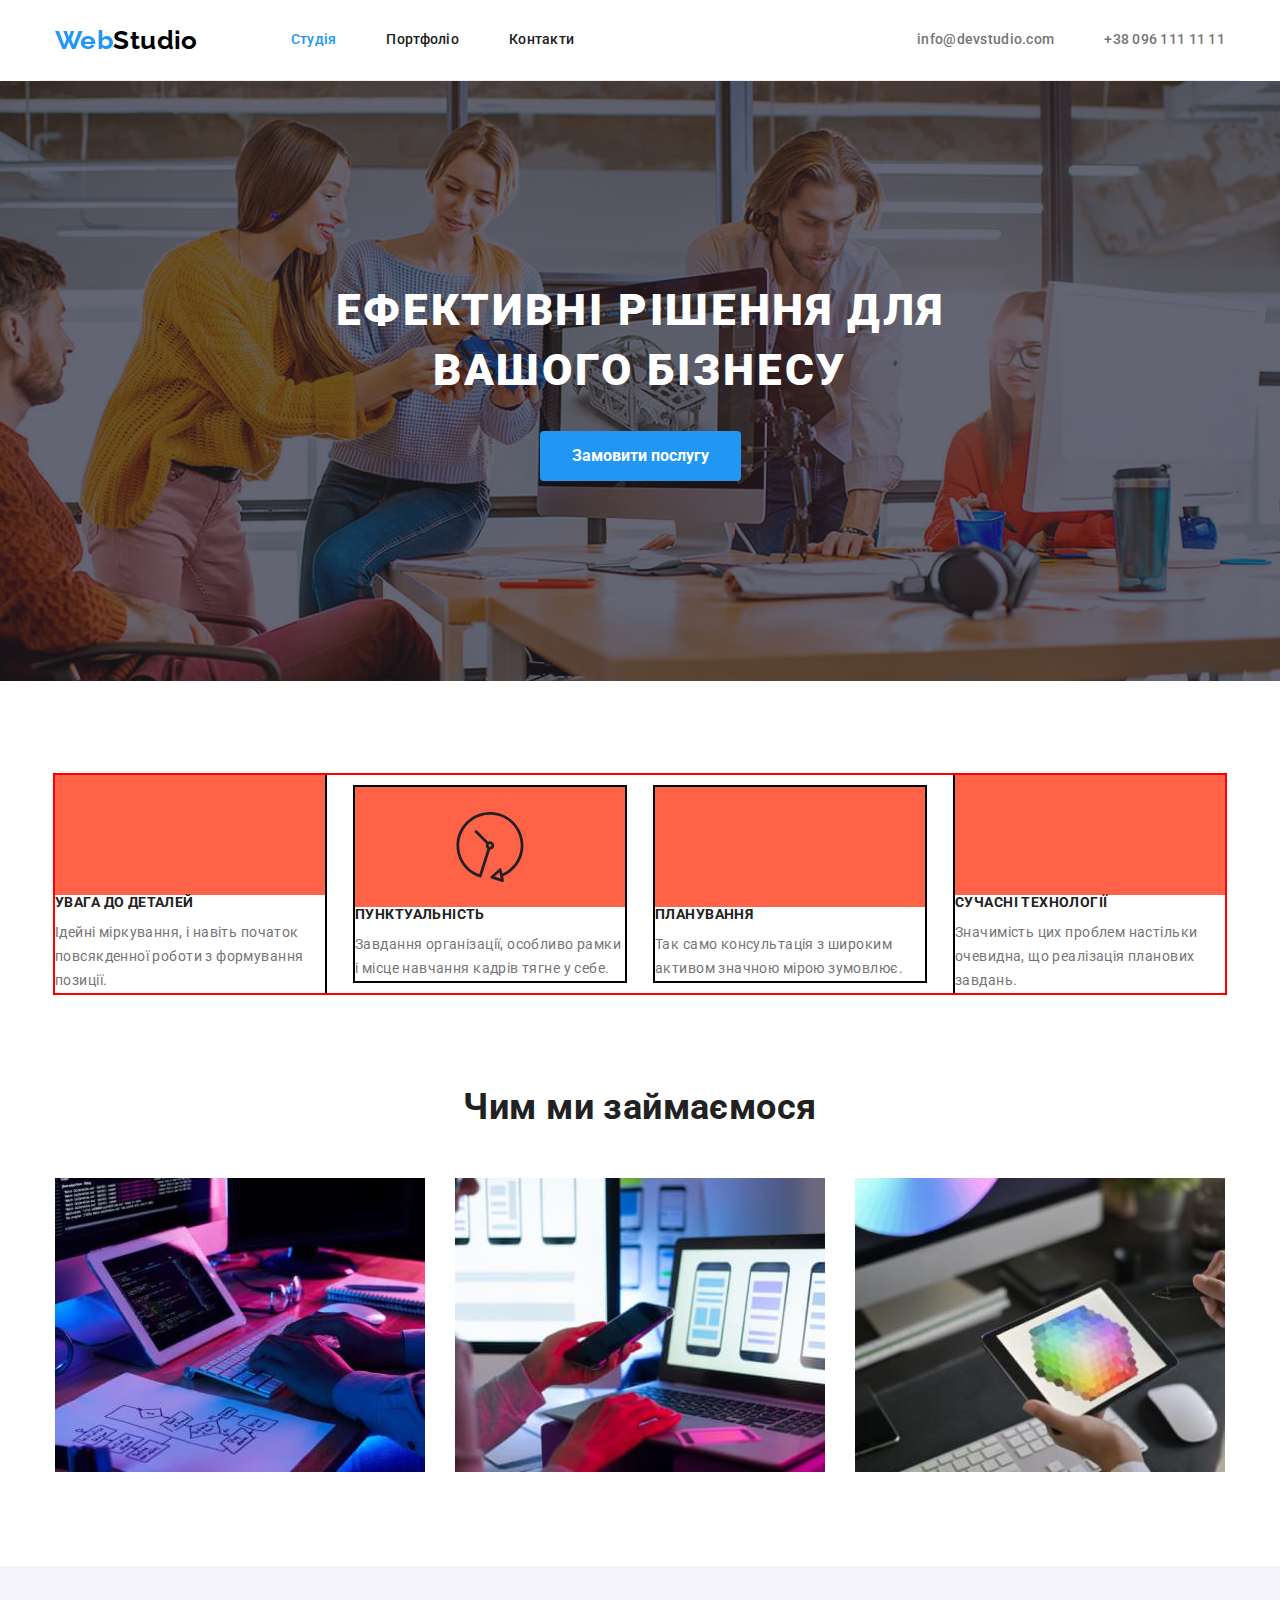
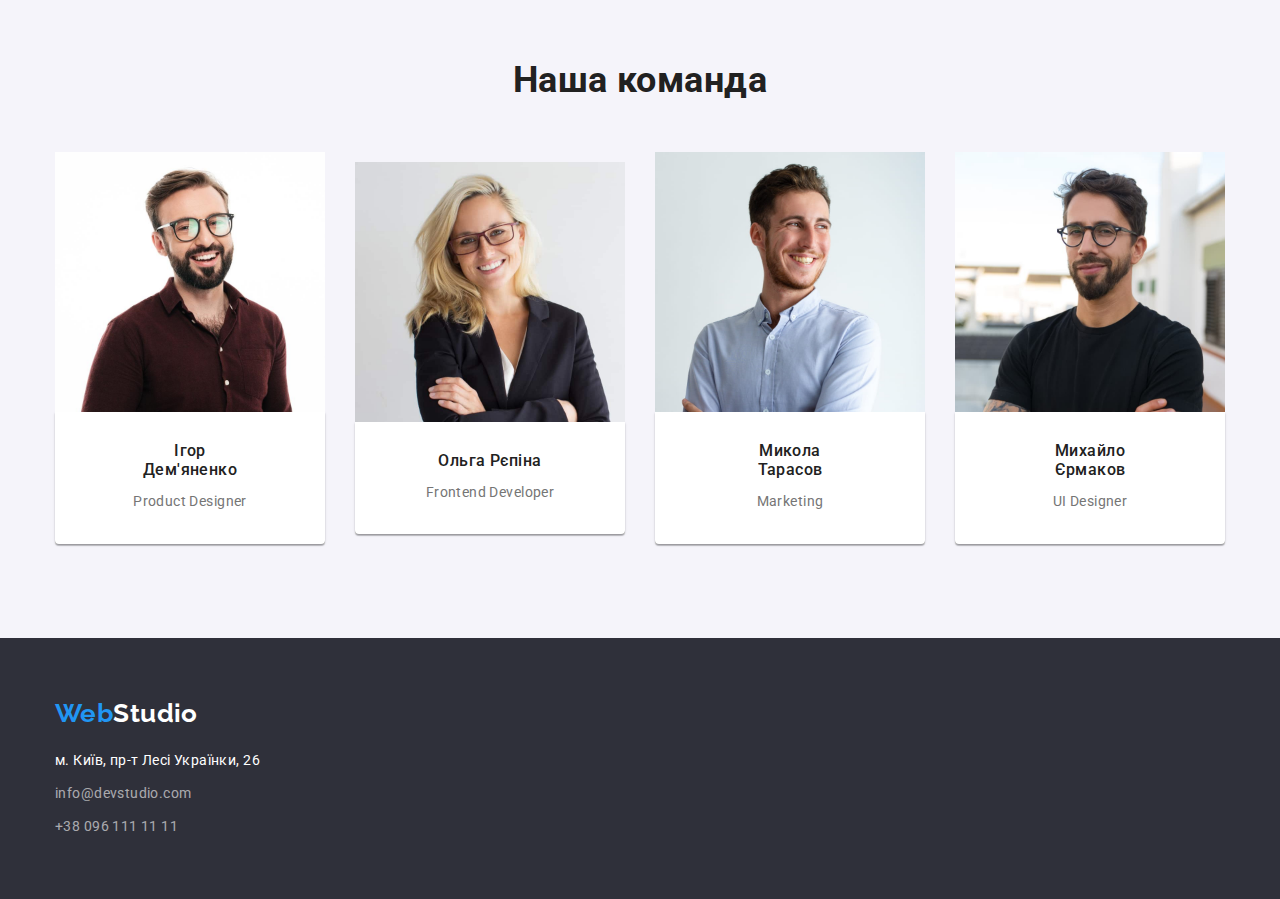
<file: index.html>
<!DOCTYPE html>
<html lang="uk">
  <head>
    <meta charset="UTF-8" />
    <meta http-equiv="X-UA-Compatible" content="IE=edge" />
    <meta name="viewport" content="width=device-width, initial-scale=1.0" />
    <title>WebStudio</title>
    <link rel="preconnect" href="https://fonts.googleapis.com" />
    <link rel="preconnect" href="https://fonts.gstatic.com" crossorigin />
    <link
      href="https://fonts.googleapis.com/css2?family=Raleway:wght@700&family=Roboto:wght@400;500;700;900&display=swap"
      rel="stylesheet"
    />
    <link
      rel="stylesheet"
      href="https://cdnjs.cloudflare.com/ajax/libs/modern-normalize/1.1.0/modern-normalize.min.css"
    />
    <link rel="stylesheet" href="./styles/styles.css" />
  </head>
  <body>
    <header class="header">
      <!-- навігація -->
      
      <div class="container nav-box">
<nav class="nav">
          <a class="logo logo-top" href="./index.html"
          
        >Web<span class="logo-header">Studio</span></a>
          
        <ul class="nav-list" >

            <li class="nav-list-item">
              <a href="./index.html" class="nav-link current">Студія</a>
            </li>
            <li class="nav-list-item">
              <a href="./portfolio.html" class="nav-link">Портфоліо</a>
            </li>
            <li class="nav-list-item">
              <a href="#" class="nav-link">Контакти</a>
            </li>
          </ul>
        </nav>
        <ul class="nav-contacts-list">
          <li class="nav-contacts-item">
            <a href="mailto:info@devstudio.com" class="nav-contacts">
              info@devstudio.com</a
            >
          </li>
          <li class="nav-contacts-item">
            <a href="tel:+380961111111" class="nav-contacts">
              +38 096 111 11 11</a
            >
          </li>
        </ul>
      </div>
     
    </header>
   
    <main>
      <!-- секція з кнопкою -->

      <section class="hero hero-background ">
        <div class="container">
          <div class="hero-box">
            <h1 class="hero-title">
              Ефективні рішення для вашого бізнесу</h1>
            <button class="hero-button" type="button">Замовити послугу</button>
          </div>
          </div>
        
      </section>

      <!-- Особливості -->
      <section class="our-benefits ">
        <div class="container ">
          <h2 class="visually-hidden">Особливості</h2>
          <ul class="benefits-list">
            <li class="benefits-item">
              <h3 class="benefits-title">Увага до деталей</h3>
              <p class="benefits-text">
                Ідейні міркування, і навіть початок повсякденної роботи з
                формування позиції.
              </p>
            </li>
            <li class="benefits-item icon-clock">
              <h3 class="benefits-title">Пунктуальність</h3>
              <p class="benefits-text">
                Завдання організації, особливо рамки і місце навчання кадрів
                тягне у себе.
              </p>
            </li>
            <li class="benefits-item">
              <h3 class="benefits-title">Планування</h3>
              <p class="benefits-text">
                Так само консультація з широким активом значною мірою зумовлює.
              </p>
            </li>
            <li class="benefits-item">
              <h3 class="benefits-title">Сучасні технології</h3>
              <p>
                Значимість цих проблем настільки очевидна, що реалізація
                планових завдань.
              </p>
            </li>
          </ul>
        </div>
      </section>
      <!-- Чим ми займаємося -->
      <section class="our-work ">
        <div class="container section  ">
          <h2 class="work-title">Чим ми займаємося</h2>
          <ul class="work-list">
            <li class="work-item">
              <img
                class="work-img"
                src="./images/laptop.jpg"
                alt=" ноутбук"
                width="370"
                height="294"
              />
            </li>
            <li class="work-item">
              <img
                class="work-img"
                src="./images/phone-laptop.jpg"
                alt="ноутбук і телефон"
                width="370"
                height="294"
              />
            </li>
            <li class="work-item">
              <img
                class="work-img"
                src="./images/tab.jpg"
                alt=" планшет"
                width="370"
                height="294"
              />
            </li>
          </ul>
        </div>
      </section>

      <!-- Наша команда -->
      <section class="our-team ">
        <div class="container ">
          <h2 class="our-team-title">Наша команда</h2>
          <ul class="team-list">
            <li class="team-item">
              <div class="team-box">
                <img class="person-img"
                src="./images/man-in-brown.jpg"
                alt=" чоловік з бородою в коричневій сорочці"
                width="270"
              />
              <div class="position-box">
                     <h3 class="team-title">Ігор Дем'яненко</h3>
                <p class="team-position" lang="en">Product Designer</p>
              </div>
              </div>
            </li>
            <li class="team-item">
              <div class="team-box">
                <img
                class="person-img"
                src="./images/lady.jpg"
                alt=" жінка блондинка в чорному піджаку"
                width="270"
              />
              <div class="position-box">
                <h3 class="team-title">Ольга Рєпіна</h3>
              <p class="team-position" lang="en">Frontend Developer</p>
              </div>
              </div>
              
            </li>
            <li class="team-item">
              <div class="team-box">
                <img
                class="person-img"
                src="./images/man-in-blue.jpg"
                alt=" чоловік в голубій сорочці"
                width="270"
              />
              <div class="position-box"> 
                <h3 class="team-title">Микола Тарасов</h3>
              <p class="team-position" lang="en">Marketing</p>
            </div>
              </div>
              
            </li>
            <li class="team-item">
              <div class="team-box">
                <img
                class="person-img"
                src="./images/man-in-black.jpg"
                alt=" чоловік в чорній футболці"
                width="270"
              />
              <div class="position-box">
                <h3 class="team-title">Михайло Єрмаков</h3>
              <p class="team-position" lang="en">UI Designer</p>
              </div>
              </div>
              
            </li>
          </ul>
        </div>
      </section>
    </main>

    <footer  class="footer">
      <div class="container ">
<a class="logo logo-footer" href="./index.html"
        >Web<span class="logo-foot">Studio</span></a
      >
      <address  class="footer-address">
        <ul class="link-list">
          <li class="link-item">
            <a class="address-link"
            
              href="https://goo.gl/maps/CPtrU1FHBa2aNyZL9"
              target="_blank"
              rel="noopener noreferrer nofollow"
              >м. Київ, пр-т Лесі Українки, 26</a
            >
          </li>
          <li class="link-item" >
            <a href="mailto:info@devstudio.com" class="footer-link">
              info@devstudio.com</a
            ><br />
          </li>
          <li class="link-item">
            <a href="tel:+380961111111" class="footer-link"
              >+38 096 111 11 11</a
            >
          </li>
        </ul>
      </address>
      </div>  
    </footer>
  </body>
</html>
</file>
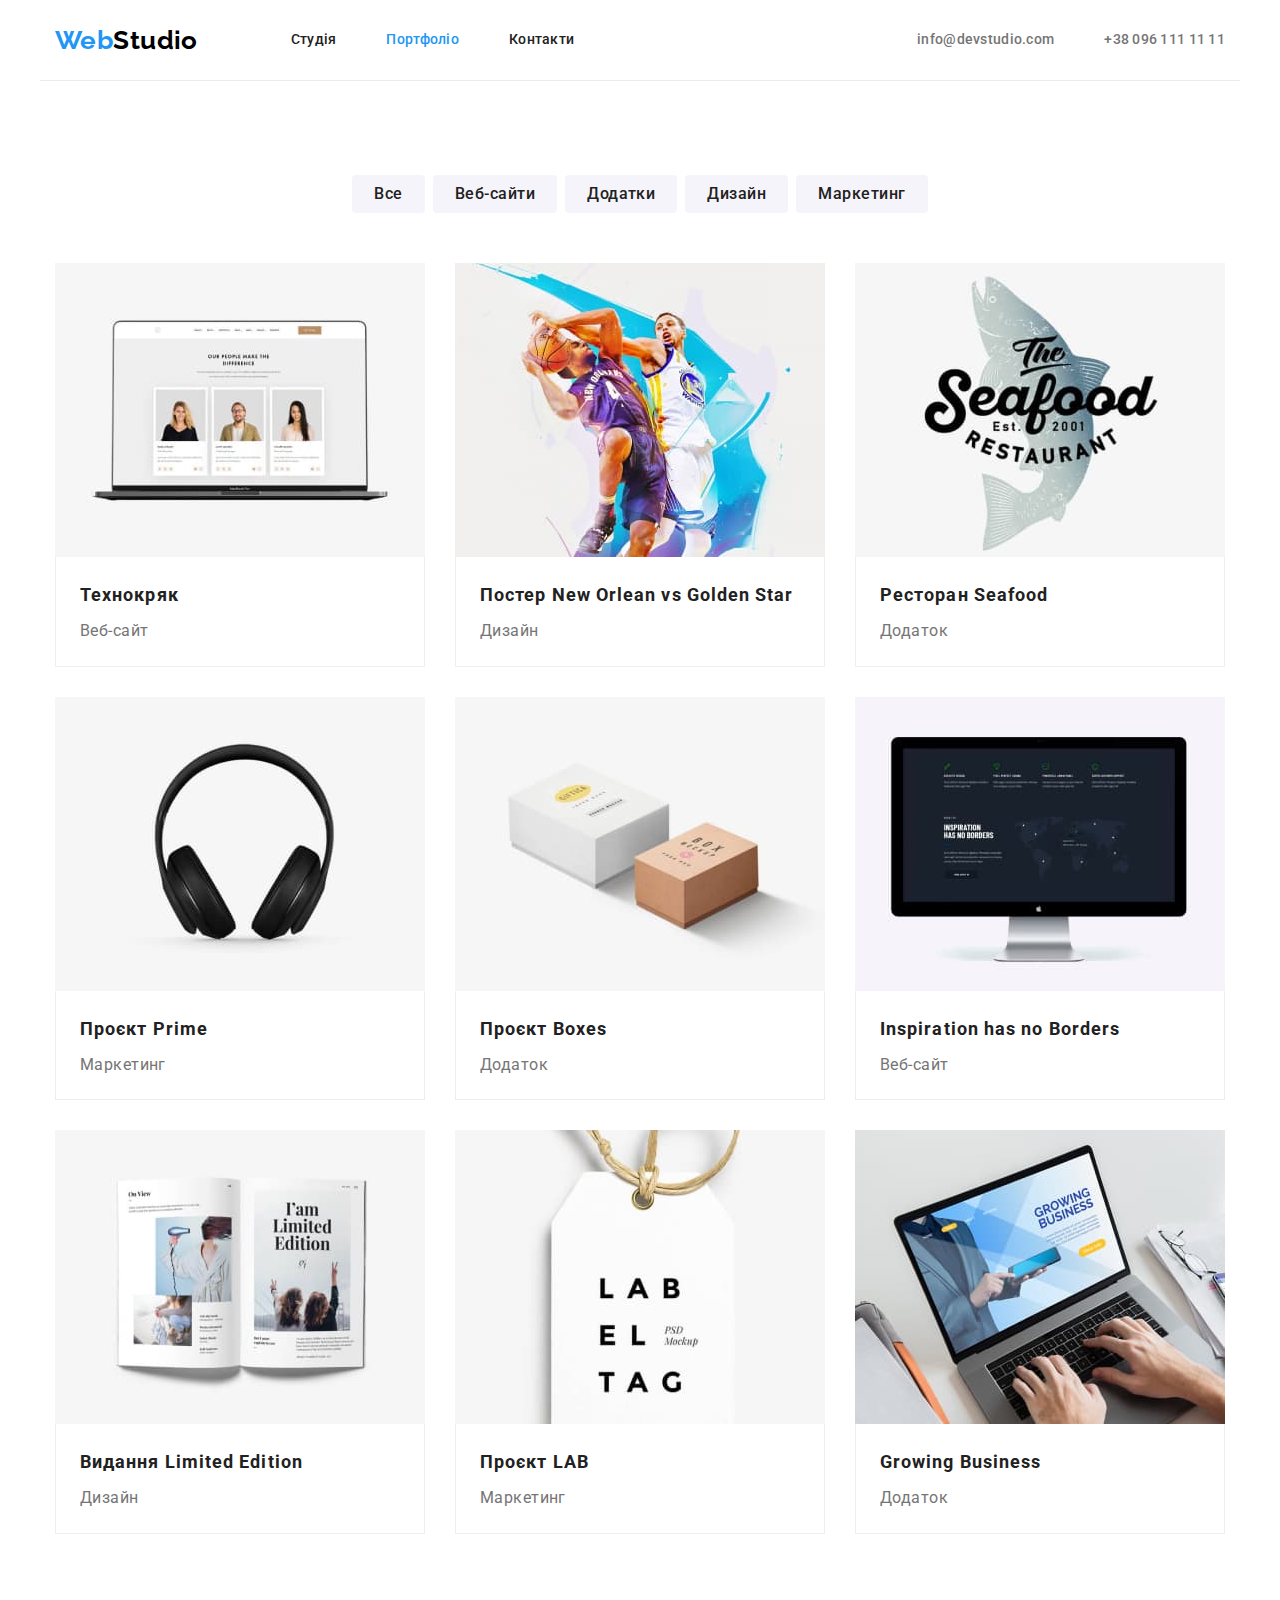
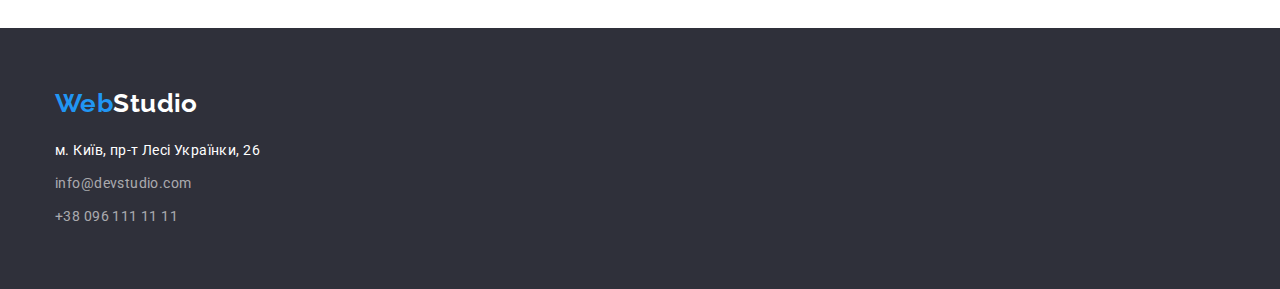
<file: portfolio.html>
<!DOCTYPE html>
<html lang="uk">
  <head>
    <meta charset="UTF-8" />
    <meta http-equiv="X-UA-Compatible" content="IE=edge" />
    <meta name="viewport" content="width=device-width, initial-scale=1.0" />
    <title>WebStudio</title>

    <link rel="preconnect" href="https://fonts.googleapis.com" />
    <link rel="preconnect" href="https://fonts.gstatic.com" crossorigin />
    <link
      href="https://fonts.googleapis.com/css2?family=Raleway:wght@700&family=Roboto:wght@400;500;700;900&display=swap"
      rel="stylesheet"
    />
    <link
      rel="stylesheet"
      href="https://cdnjs.cloudflare.com/ajax/libs/modern-normalize/1.1.0/modern-normalize.min.css"
    />
    <link rel="stylesheet" href="./styles/styles.css" />
  </head>
  <body>
    <header class="header">
      <!-- навігація -->

      <div class="container nav-box">
        <nav class="nav">
          <a class="logo logo-top" href="./index.html"
            >Web<span class="logo-header">Studio</span></a
          >

          <ul class="nav-list">
            <li class="nav-list-item">
              <a href="./index.html" class="nav-link ">Студія</a>
            </li>
            <li class="nav-list-item">
              <a href="./portfolio.html" class="nav-link current">Портфоліо</a>
            </li>
            <li class="nav-list-item">
              <a href="#" class="nav-link">Контакти</a>
            </li>
          </ul>
        </nav>
        <ul class="nav-contacts-list">
          <li class="nav-contacts-item">
            <a href="mailto:info@devstudio.com" class="nav-contacts">
              info@devstudio.com</a
            >
          </li>
          <li class="nav-contacts-item">
            <a href="tel:+380961111111" class="nav-contacts"> +38 096 111 11 11</a>
          </li>
        </ul>
      </div>
    </header>
    <main>
      <section class="portfolio">
        <div class="container">
          <h1 class="visually-hidden">Портфоліо</h1>
          <ul class="portfolio-btnlist">
            <li class="portfolio-item">
              <button type="button" class="portfolio-buttons">Все</button>
            </li>
            <li class="portfolio-item">
              <button type="button" class="portfolio-buttons">Веб-сайти</button>
            </li>
            <li class="portfolio-item">
              <button type="button" class="portfolio-buttons">Додатки</button>
            </li>
            <li class="portfolio-item">
              <button type="button" class="portfolio-buttons">Дизайн</button>
            </li>
            <li class="portfolio-item">
              <button type="button" class="portfolio-buttons">Маркетинг</button>
            </li>
          </ul>

          <ul class="portfolio-gal-list">
            <li class="portfolio-gal-item">
              <div class="gal-img-box">
                <a class="portfolio-link" href="#"
                  ><img
                    class="portfolio-img"
                    src="./images/web.jpg"
                    alt=" веб сторінка"
                    width="370"
                  />
                  <div class="gal-title-box">
                    <h2 class="portfolio-title">Технокряк</h2>
                    <p class="portfolio-text">Веб-сайт</p>
                  </div>
                </a>
              </div>
            </li>

            <li class="portfolio-gal-item">
              <div class="gal-img-box">
                <a class="portfolio-link" href=""
                  ><img
                    class="portfolio-img"
                    src="./images/poster.jpg"
                    alt=" постер"
                    width="370"
                  />
                  <div class="gal-title-box">
                    <h2 class="portfolio-title">Постер New Orlean vs Golden Star</h2>
                    <p class="portfolio-text">Дизайн</p>
                  </div>
                </a>
              </div>
            </li>
            <li class="portfolio-gal-item">
              <div class="gal-img-box">
                <a class="portfolio-link" href=""
                  ><img
                    class="portfolio-img"
                    src="./images/restaurante.jpg"
                    alt="логотип ресторану"
                    width="370"
                  />
                  <div class="gal-title-box">
                    <h2 class="portfolio-title">Ресторан Seafood</h2>
                    <p class="portfolio-text">Додаток</p>
                  </div>
                </a>
              </div>
            </li>
            <li class="portfolio-gal-item">
              <div class="gal-img-box">
                <a class="portfolio-link" href=""
                  ><img
                    class="portfolio-img"
                    src="./images/headphone.jpg"
                    alt=" навушники "
                    width="370"
                  />
                  <div class="gal-title-box">
                    <h2 class="portfolio-title">Проєкт Prime</h2>
                    <p class="portfolio-text">Маркетинг</p>
                  </div>
                </a>
              </div>
            </li>
            <li class="portfolio-gal-item">
              <div class="gal-img-box">
                <a class="portfolio-link" href="">
                  <img
                    class="portfolio-img"
                    src="./images/box.jpg"
                    alt=" коробки"
                    width="370"
                  />
                  <div class="gal-title-box">
                    <h2 class="portfolio-title">Проєкт Boxes</h2>
                    <p class="portfolio-text">Додаток</p>
                  </div>
                </a>
              </div>
            </li>
            <li class="portfolio-gal-item">
              <div class="gal-img-box">
                <a class="portfolio-link" href=""
                  ><img
                    class="portfolio-img"
                    src="./images/pc.jpg"
                    alt=""
                    width="370"
                  />
                  <div class="gal-title-box">
                    <h2 class="portfolio-title">Inspiration has no Borders</h2>
                    <p class="portfolio-text">Веб-сайт</p>
                  </div>
                </a>
              </div>
            </li>
            <li class="portfolio-gal-item">
              <div class="gal-img-box">
                <a class="portfolio-link" href=""
                  ><img
                    class="portfolio-img"
                    src="./images/book.jpg"
                    alt=""
                    width="370"
                  />
                  <div class="gal-title-box">
                    <h2 class="portfolio-title">Видання Limited Edition</h2>
                    <p class="portfolio-text">Дизайн</p>
                  </div>
                </a>
              </div>
            </li>
            <li class="portfolio-gal-item">
              <div class="gal-img-box">
                <a class="portfolio-link" href=""
                  ><img
                    class="portfolio-img"
                    src="./images/tag.jpg"
                    alt=""
                    width="370"
                  />
                  <div class="gal-title-box">
                    <h2 class="portfolio-title">Проєкт LAB</h2>
                    <p class="portfolio-text">Маркетинг</p>
                  </div>
                </a>
              </div>
            </li>
            <li class="portfolio-gal-item">
              <div class="gal-img-box">
                <a class="portfolio-link" href="">
                  <img
                    class="portfolio-img"
                    src="./images/lap-top.jpg"
                    alt=""
                    width="370"
                  />
                  <div class="gal-title-box">
                    <h2 class="portfolio-title">Growing Business</h2>
                    <p class="portfolio-text">Додаток</p>
                  </div>
                </a>
              </div>
            </li>
          </ul>
        </div>
      </section>
    </main>
    <footer  class="footer">
      <div class="container ">
<a class="logo logo-footer" href="./index.html"
        >Web<span class="logo-foot">Studio</span></a
      >
      <address  class="footer-address">
        <ul class="link-list">
          <li class="link-item">
            <a class="address-link"
            
              href="https://goo.gl/maps/CPtrU1FHBa2aNyZL9"
              target="_blank"
              rel="noopener noreferrer nofollow"
              >м. Київ, пр-т Лесі Українки, 26</a
            >
          </li>
          <li class="link-item" >
            <a href="mailto:info@devstudio.com" class="footer-link">
              info@devstudio.com</a
            ><br />
          </li>
          <li class="link-item">
            <a href="tel:+380961111111" class="footer-link"
              >+38 096 111 11 11</a
            >
          </li>
        </ul>
      </address>
      </div>  
    </footer>
  </body>
</html>
</file>
<file: styles/styles.css>
:root {
  --accent-color: #2196f3;
  --text-color: #757575;
  --title-color: #212121;
  --white: #ffffff;
  --team-color: #f5f4fa;
  --button-active: #188ce8;
  --hero-bcc: #2f303a;
  --font-family-main: 'Roboto', sans-serif;
  --font-family-logo: 'Raleway';
  --border-color: #eeeeee;
  --border-header: #ececec;
}
h1,
h2,
h3,
h4,
p {
  margin-top: 0px;
  margin-bottom: 0px;
  margin-left: 0px;
  margin-right: 0px;
}
ul,
ol {
  margin-top: 0px;
  margin-bottom: 0px;
  padding-left: 0px;
  list-style: none;
}
img {
  display: block;
}
a {
  text-decoration: none;
}
button {
  cursor: pointer;
}

body {
  background-color: var(--white);
  color: var(--text-color);
  font-family: var(--font-family-main);
  font-size: 14px;
  line-height: 1.71;
  letter-spacing: 0.03em;
}
.container {
  margin-left: auto;
  margin-right: auto;
  width: 1200px;
  padding-left: 15px;
  padding-right: 15px;
}
/* < !-- навігація --> */

.header {
  /* border-bottom: 1px solid var(--border-header); */
}
.logo {
  color: var(--accent-color);
  font-family: var(--font-family-logo);
  font-weight: 700;
  font-size: 26px;
  line-height: 1.19;
  letter-spacing: inherit;
  display: block;
}
.logo-top {
  padding-top: 24px;
  padding-bottom: 24px;
  margin-right: 93px;
}
.logo-header {
  color: #000000;
}

/* <!-- навігація --> */
.nav {
  display: flex;
  align-items: center;
}
.nav-contacts-list,
.nav-list {
  display: flex;
  align-items: center;
}
.nav-box {
  display: flex;
  align-items: center;
  border-bottom: 1px solid var(--border-header);
}


.nav-list-item:not(:last-child),
.nav-contacts-item:not(:last-child) {
  margin-right: 50px;
}
.nav-contacts-list {
  margin-left: auto;
}

.nav-link,
.nav-contacts {
  font-family: inherit;
  font-style: inherit;
  color: var(--title-color);
  font-weight: 500;
  font-size: 14px;
  line-height: 1.14;
  letter-spacing: 0.02em;
  padding-top: 32px;
  padding-bottom: 32px;
  display: block;
}
.nav-link:hover,
.nav-contacts:hover,
.nav-link:focus,
.nav-contacts:focus,
.footer-link:hover,
.footer-link:focus,
.current {
  color: var(--accent-color);
}

.nav-contacts {
  color: var(--text-color);
}

.nav-contacts-list,
.nav-list {
  display: flex;
  align-items: center;
}


/* < !-- секція hero --> */
.hero {
  padding-top: 200px;
  padding-bottom: 200px;
  background-color: var(--hero-bcc);
 
}
.hero-background{
  background-image:linear-gradient(to right, rgba(47, 48, 58, 0.4), rgba(47, 48, 58, 0.4) ),
  url(../images/bgimg.jpg);
  max-width: 1600px;
  height: 600px;
  margin-left: auto;
  margin-right: auto;
  background-size:cover ;
  background-position: center;
  background-repeat: no-repeat;
}
.hero-title {
  font-weight: 900;
  font-size: 44px;
  line-height: 1.36;
  letter-spacing: 0.06em;
  text-transform: uppercase;
  color: var(--white);

  margin-bottom: 30px;
  margin-left: auto;
  margin-right: auto;
}
.hero-button {
 
  background-color: var(--accent-color);
  color: var(--white);
  font-weight: 700;
  font-size: 16px;
  line-height: 1.87;
  padding: 10px 32px;
  border-radius: 4px;
box-shadow: 0px, 4px
rgba(0, 0, 0, 0.15);
border:none;
display: block;
margin-left: auto;
margin-right: auto;

  
}
.hero-button:hover,
.hero-button:focus {
  background-color: var(--button-active);
}

.hero-box{
  width: 696px;
  text-align: center;
  margin-left: auto;
  margin-right: auto;
}
/* < !-- Особливості --> */

.visually-hidden {
  position: absolute;
  white-space: nowrap;
  width: 1px;
  height: 1px;
  overflow: hidden;
  border: 0;
  padding: 0;
  clip: rect(0 0 0 0);
  clip-path: inset(50%);
}
.our-benefits{
  padding-top: 94px;
  
}

.benefits-list {
  display: flex;
  align-items: center;
  outline: 2px solid red;

}
.benefits-item:not(:last-child),
.work-item:not(:last-child),
.team-item:not(:last-child) {
  margin-right: 30px;
}
.benefits-item{
  flex-basis:calc(100% - 90px/4);
}
.benefits-item{
  outline: 2px solid black;
}
.benefits-title {
  color: var(--title-color);
  font-weight: 700;
  font-size: 14px;
  line-height: 1.14;
  text-transform: uppercase;
  margin-bottom: 10px;
}
.benefits-item::before {
  content: "";

  height: 120px;
  background-color: 
  tomato;
 display: block; 

background-repeat: no-repeat;
background-position: center;
}
.icon-clock::before{
  background-image: url(../images/iconclock.svg);
} 

/* <!-- Чим ми займаємося --> */
.our-work {
  padding-top: 94px;
  padding-bottom: 94px;
}
.work-list {
  display: flex;
  align-items: center;
}
.work-item{
  flex-basis: calc(100%  - 60px /3);

}
.our-work
.work-title,
.our-team-title {
  margin-bottom: 50px;
  color: var(--title-color);
  font-weight: 700;
  font-size: 36px;
  line-height: 1.16;
  text-align: center;
}

/* < !-- Наша команда --> */
.team-list {
  display: flex;
  align-items: center;
}

.our-team {
  padding-top: 94px;
  padding-bottom: 94px;
  background-color: var(--team-color);
}
.team-item {
  background-color: var(--white);
  text-align: center;
  flex-basis: calc(100% - 90px /4);

}
.team-title {
  font-weight: 500;
  font-size: 16px;
  line-height: 1.18;
  color: var(--title-color);
  margin-bottom: 10px;
}
.position-box{
  padding: 30px 70px;
  
  border-radius: 0px 0px 4px 4px;
  box-shadow: 0px 1px 3px rgba(0, 0, 0, 0.12), 0px 1px 1px rgba(0, 0, 0, 0.14),
    0px 2px 1px rgba(0, 0, 0, 0.2);
}


/* footer */


.logo-foot {
  color: var(--white);
}
footer {
  background-color: #2f303a;
    padding-top: 60px;
    padding-bottom: 60px;
}

.logo-footer {
  display: block;
  margin-bottom: 20px;
 
}
.address-link {
  color: var(--white);

}
.footer-address{
  font-style: normal;
 
}

.footer-link {
  color: rgba(255, 255, 255, 0.6);
}
.link-item:not(:last-child){
margin-bottom: 9px;
  }


/* Портфоліо */
.portfolio{
  padding-top: 94px;
  padding-bottom: 94px;
}
.portfolio-btnlist {
  display: flex;
  align-items: center;
  margin-bottom: 50px;
  justify-content: center;
}
.portfolio-buttons {
  font-family: inherit;
  font-style: 400;
  font-weight: 500;
  font-size: 16px;
  line-height: 1.62;
  letter-spacing: 0.03em;
  color: var(--title-color);
  background-color: #f5f4fa;
  padding: 6px 22px;
  margin-left: auto;
  border: none;
  border-radius: 4px;
 
}
.portfolio-buttons:hover,
.portfolio-buttons:focus {
  color: #ffffff;
  background-color: var(--accent-color);
box-shadow: 0px 3px 1px rgba(0, 0, 0, 0.1), 0px 1px 2px rgba(0, 0, 0, 0.08), 0px 2px 2px rgba(0, 0, 0, 0.12);
}

.portfolio-item:not(:last-child){
  margin-right: 8px;
}


.portfolio-gal-list {
  display: flex;
  align-items: center;
  flex-wrap: wrap;
}
.portfolio-gal-item {
  flex-basis: calc(100%/3 - 60px);
}
.portfolio-gal-list{
 gap: 30px;
}



.portfolio-buttons {
  font-family: inherit;
  font-weight: 500;
  font-size: 16px;
  line-height: 1.62;
  letter-spacing: 0.03em;
  color: var(--title-color);
  background-color: #f5f4fa;
  padding: 6px 22px;
  margin-left: auto;
  border: none;
  border-radius: 4px;
}
.portfolio-buttons:hover,
.portfolio-buttons:focus {
  color: #ffffff;
  background-color: var(--accent-color);
box-shadow: ;
}

.portfolio-link {
  color: inherit;
  font-size: 16px;
  line-height: 1.8;
}
.portfolio-title {
  font-weight: 700;
  font-size: 18px;
  line-height: 2;
  letter-spacing: 0.06em;
  color: var(--title-color);
  margin-bottom: 4px;
  

}
.gal-title-box {
  padding: 20px 24px;
  background-color: var(--white);
  border-right: 1px solid var(--border-color);
  border-left: 1px solid var(--border-color);
  border-bottom: 1px solid var(--border-color);
}
</file>
